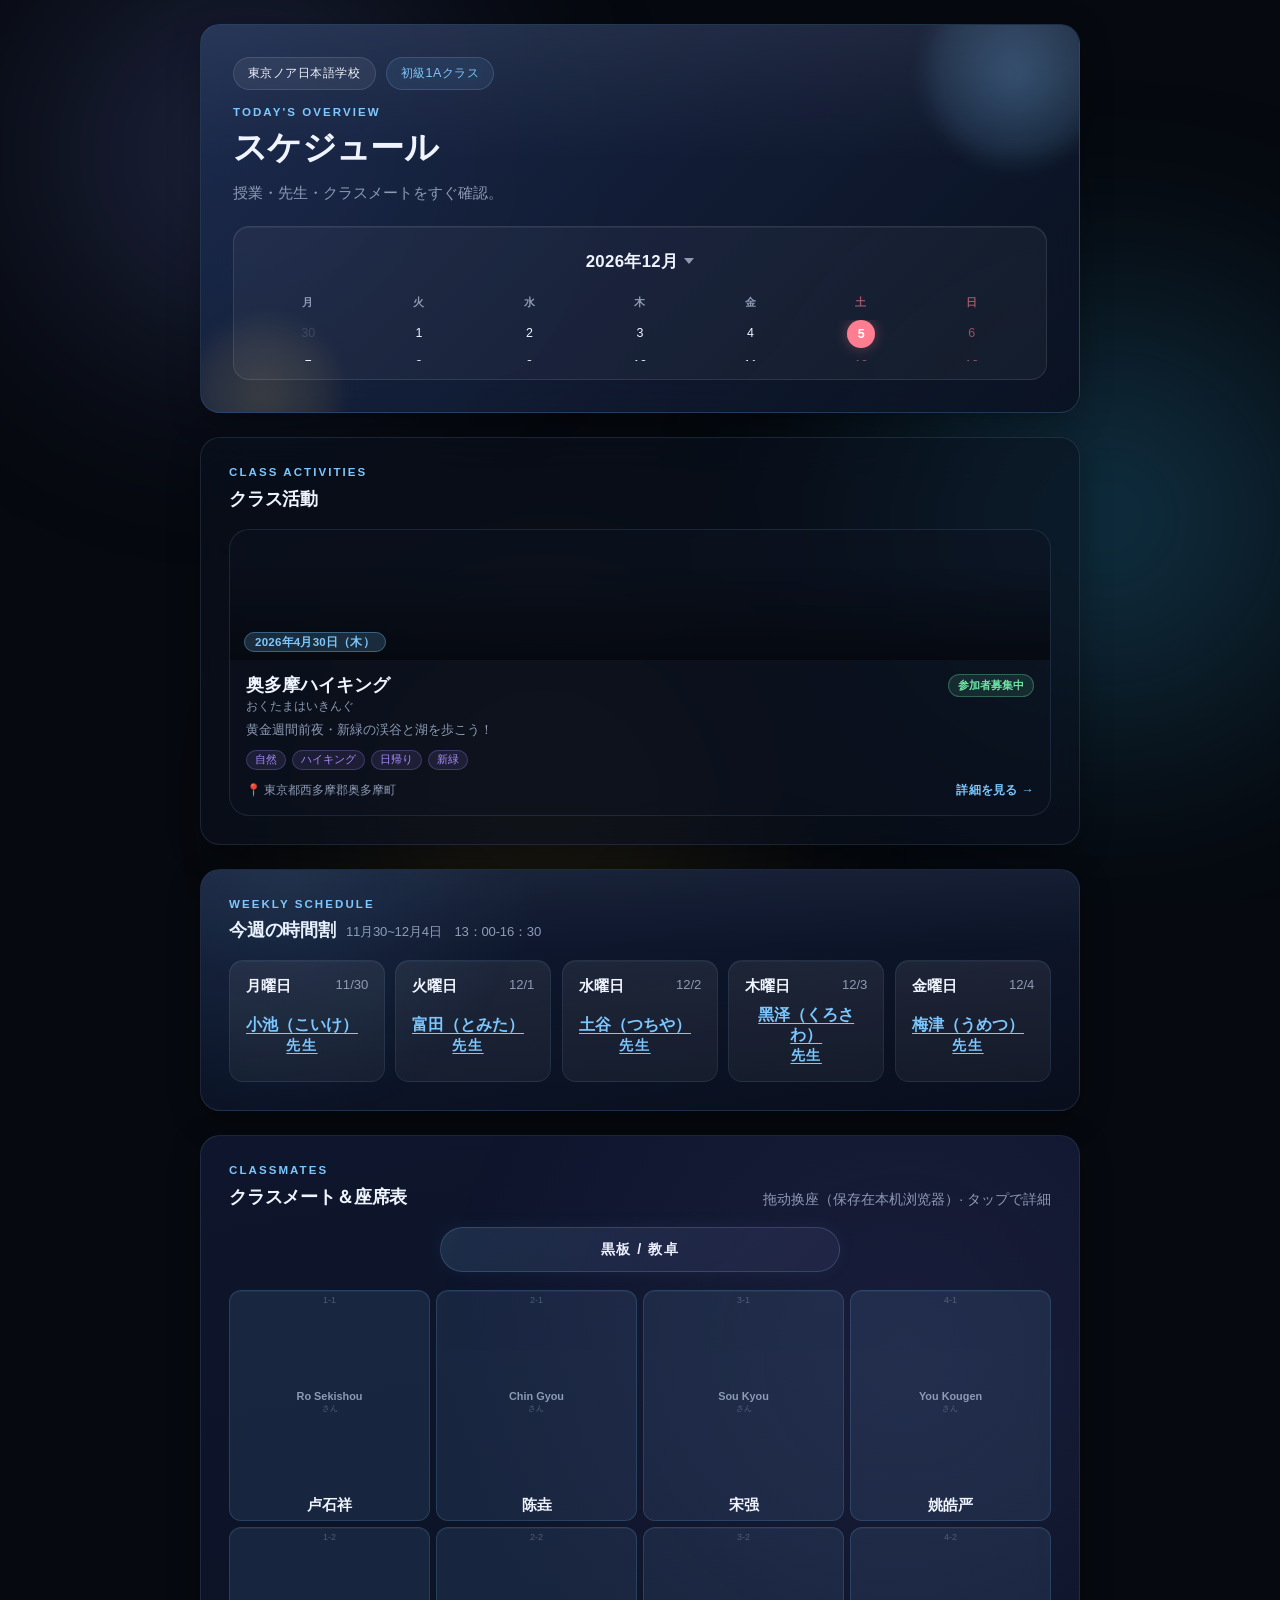
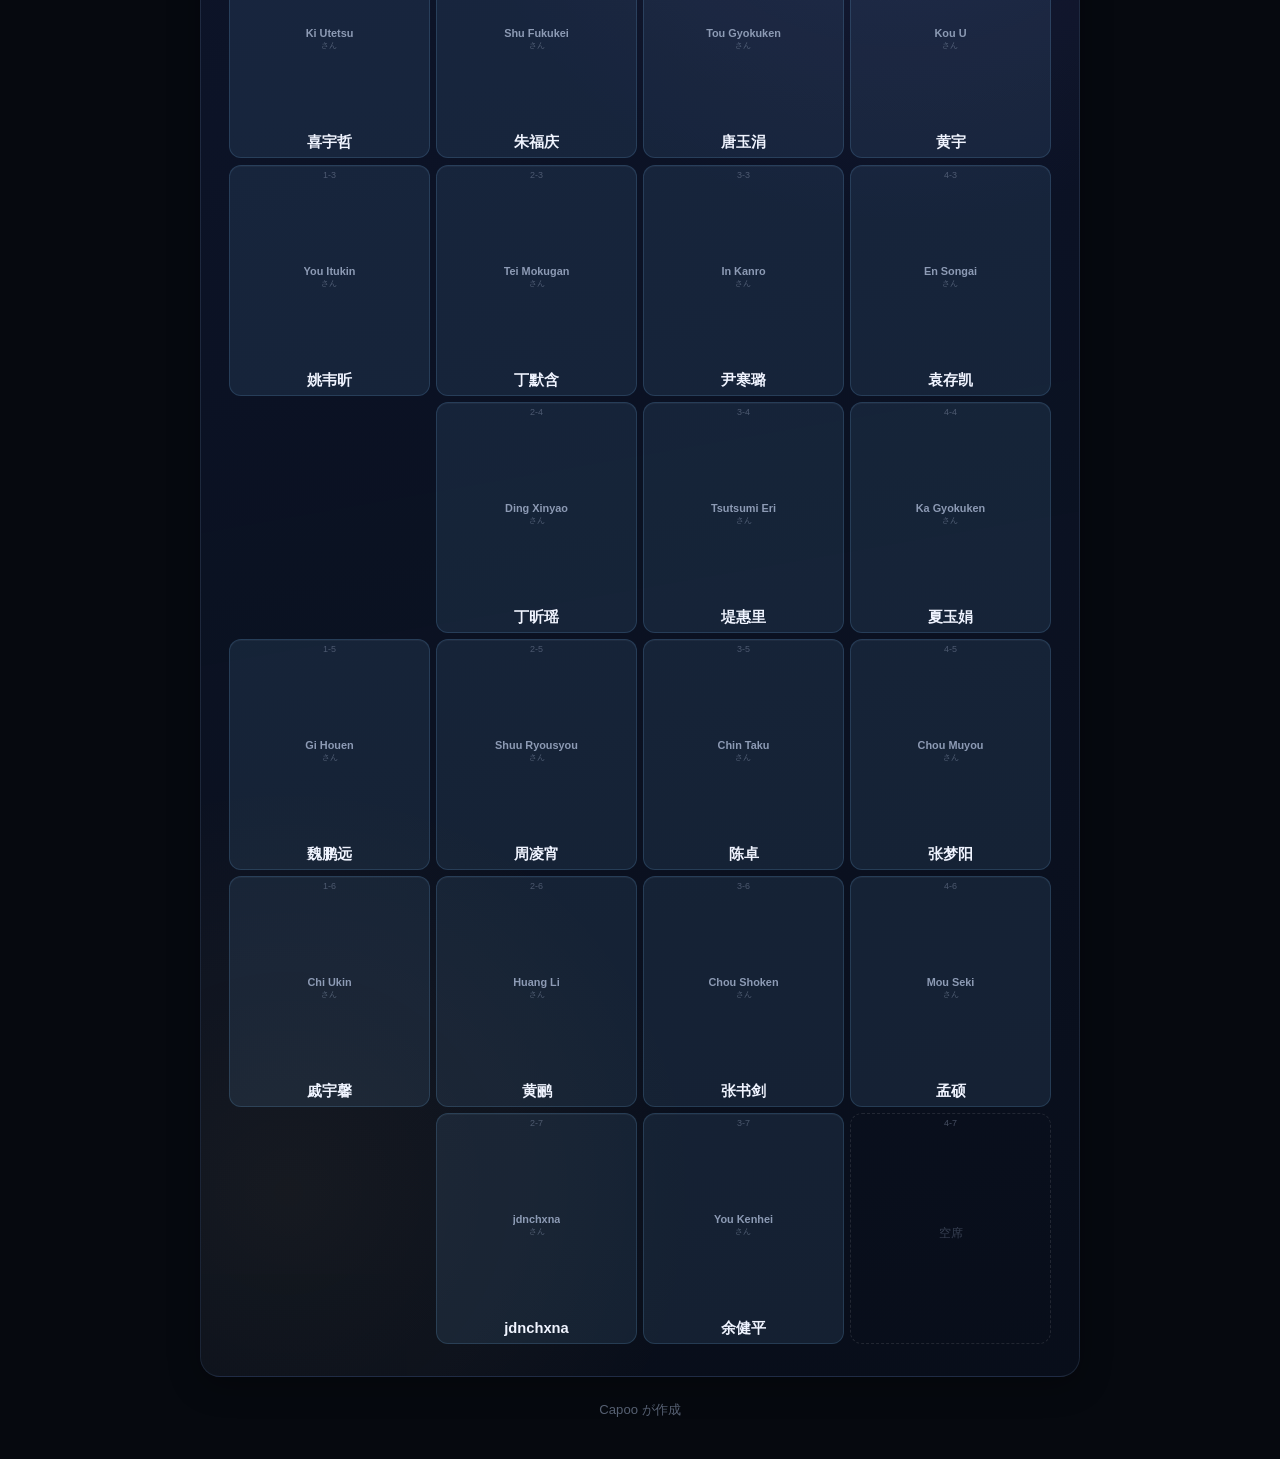
<file: index.html>
<!DOCTYPE html>
<html lang="ja">
<head>
  <meta charset="UTF-8">
  <meta name="viewport" content="width=device-width, initial-scale=1.0">
  <title>初级1A - 班级日程表</title>
  <meta
    name="description"
    content="東京ノア日本語学校 初級1Aクラス ─ 班级日程・先生・クラスメート座席表"
  >
  <!-- Open Graph for WeChat / SNS sharing -->
  <meta property="og:title" content="初级1A - 班级日程表">
  <meta property="og:description" content="東京ノア日語学校 初级1A ─ 本周课程・老师・同学座位表">
  <meta property="og:url" content="https://capoofun.github.io/nihongo-class-seat/">
  <meta property="og:image" content="https://capoofun.github.io/nihongo-class-seat/img/og-share.png">
  <meta property="og:image:width" content="1200">
  <meta property="og:image:height" content="630">
  <meta property="og:type" content="website">
  <link rel="stylesheet" href="css/style.css">
</head>
<body>
  <div class="aurora-bg" aria-hidden="true">
    <div class="aurora-blob aurora-blob-1"></div>
    <div class="aurora-blob aurora-blob-2"></div>
    <div class="aurora-blob aurora-blob-3"></div>
  </div>
  <div class="app-shell">
    <header class="page-header">
      <div class="hero-card card fade-in-up">
        <div class="hero-orb hero-orb-a" aria-hidden="true"></div>
        <div class="hero-orb hero-orb-b" aria-hidden="true"></div>
        <div class="hero-topline">
          <span class="glass-chip">東京ノア日本語学校</span>
          <span class="glass-chip glass-chip-soft">初級1Aクラス</span>
        </div>
        <p class="eyebrow">TODAY'S OVERVIEW</p>
        <h1>スケジュール</h1>
        <p class="hero-description">授業・先生・クラスメートをすぐ確認。</p>

        <div class="calendar-widget" id="calendar-widget" aria-live="polite">
          <div class="cal-header">
            <button class="cal-nav cal-nav-month" id="cal-prev" type="button" aria-label="前月">‹</button>
            <button class="cal-title-btn" id="cal-toggle" type="button">
              <span class="cal-title" id="cal-title"></span>
              <span class="cal-toggle-icon" id="cal-toggle-icon"></span>
            </button>
            <button class="cal-nav cal-nav-month" id="cal-next" type="button" aria-label="次月">›</button>
          </div>
          <div class="cal-weekdays">
            <span>月</span><span>火</span><span>水</span><span>木</span><span>金</span><span class="cal-weekend">土</span><span class="cal-weekend">日</span>
          </div>
          <div class="cal-grid-wrap" id="cal-grid-wrap">
            <div class="cal-grid" id="cal-grid"></div>
          </div>
        </div>
      </div>
    </header>

    <main class="page-main">
      <section class="card section-card activity-panel fade-in-up" aria-labelledby="activity-title">
        <div class="section-heading">
          <div>
            <p class="eyebrow">CLASS ACTIVITIES</p>
            <h2 id="activity-title">クラス活動</h2>
          </div>
        </div>
        <div id="activity-list" class="activity-list"></div>
      </section>

      <section class="card section-card schedule-panel fade-in-up" aria-labelledby="schedule-title">
        <div class="section-heading">
          <div>
            <p class="eyebrow">WEEKLY SCHEDULE</p>
            <h2 id="schedule-title">今週の時間割 <span id="week-label" class="schedule-week-range"></span></h2>
          </div>
        </div>
        <div class="schedule-scroll">
          <div id="schedule-grid" class="schedule-grid" aria-live="polite"></div>
        </div>
      </section>

      <section class="card section-card seat-panel fade-in-up" aria-labelledby="seatmap-title">
        <div class="section-heading">
          <div>
            <p class="eyebrow">CLASSMATES</p>
            <h2 id="seatmap-title">クラスメート＆座席表</h2>
          </div>
          <p class="section-meta">拖动换座（保存在本机浏览器）· タップで詳細</p>
        </div>

        <div class="seat-stage">
          <div class="board-sign">黒板 / 教卓</div>
        </div>

        <div class="seat-scroll">
          <div id="seat-grid" class="seat-grid" aria-label="クラス座席表"></div>
        </div>
      </section>
    </main>

    <footer class="page-footer">
      <p>Capoo が作成</p>
    </footer>
  </div>

  <div id="modal-root"></div>

  <script src="js/data.js"></script>
  <script src="js/app.js"></script>
  <script src="js/activity-list.js"></script>
</body>
</html>
</file>
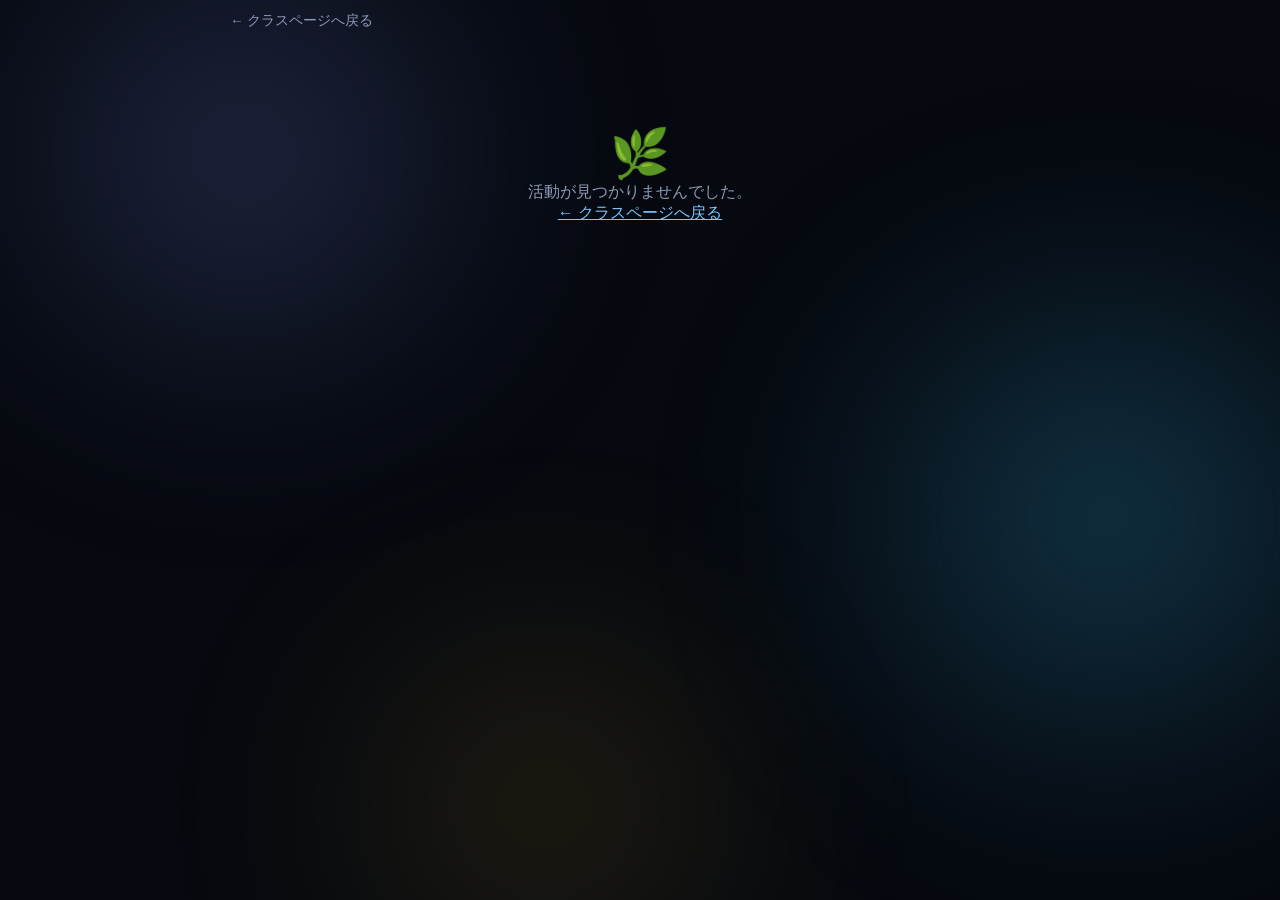
<file: activity.html>
<!DOCTYPE html>
<html lang="ja">
<head>
  <meta charset="UTF-8">
  <meta name="viewport" content="width=device-width, initial-scale=1.0">
  <title>初级1A - 4月30日 - 奥多摩活动</title>
  <!-- Open Graph for WeChat / SNS sharing -->
  <meta property="og:title" content="初级1A - 4月30日 - 奥多摩活动 🌿">
  <meta property="og:description" content="黄金周前夜·新绿の鳩ノ巣渓谷〜奥多摩湖一日游！高円寺駅08:00集合，快来报名吧">
  <meta property="og:image" content="https://res.cloudinary.com/jnto/image/upload/w_1200,h_630,c_fill,f_auto,fl_lossy,q_auto/v1513938752/tokyo/Tokyo2368_3">
  <meta property="og:image:width" content="1200">
  <meta property="og:image:height" content="630">
  <meta property="og:type" content="website">
  <meta property="og:url" content="https://capoofun.github.io/nihongo-class-seat/activity.html?id=okutama-2026-04-30">
  <link rel="stylesheet" href="css/style.css">
  <link rel="stylesheet" href="css/activity.css">
</head>
<body>
  <div class="aurora-bg" aria-hidden="true">
    <div class="aurora-blob aurora-blob-1"></div>
    <div class="aurora-blob aurora-blob-2"></div>
    <div class="aurora-blob aurora-blob-3"></div>
  </div>

  <div class="act-detail-shell">
    <a class="act-back" href="index.html">← クラスページへ戻る</a>

    <div id="act-detail-root"></div>
  </div>

  <script src="js/data.js"></script>
  <script src="js/activity.js"></script>
</body>
</html>
</file>
<file: css/style.css>
:root {
  --bg-deep: #06090f;
  --bg-card: rgba(12, 18, 32, 0.58);
  --border: rgba(160, 200, 255, 0.12);
  --border-hover: rgba(124, 199, 255, 0.45);
  --text-primary: #f0f4ff;
  --text-secondary: #8d9bb5;
  --accent: #7cc7ff;
  --accent-secondary: #a78bfa;
  --accent-warm: #ffd666;
  --success: #6ee7a8;
  --danger: #ff7d91;
  --seat-empty: rgba(255, 255, 255, 0.04);
  --seat-filled: rgba(124, 199, 255, 0.10);
  --radius: 20px;
  --radius-sm: 12px;
  --shadow: 0 8px 32px rgba(0, 0, 0, 0.3);
  --shadow-glow: 0 0 30px rgba(124, 199, 255, 0.12);
  --page-max-width: 920px;
  --ease-spring: cubic-bezier(0.34, 1.56, 0.64, 1);
  --ease-smooth: cubic-bezier(0.4, 0, 0.2, 1);
}

* {
  box-sizing: border-box;
}

html {
  scroll-behavior: smooth;
}

body {
  margin: 0;
  min-height: 100vh;
  background: var(--bg-deep);
  color: var(--text-primary);
  font-family: -apple-system, BlinkMacSystemFont, "Segoe UI", "Hiragino Kaku Gothic ProN",
    "PingFang SC", "Microsoft YaHei", sans-serif;
  -webkit-font-smoothing: antialiased;
  -moz-osx-font-smoothing: grayscale;
  overflow-x: hidden;
}

button,
input,
textarea,
select {
  font: inherit;
  -webkit-appearance: none;
  appearance: none;
}

button {
  cursor: pointer;
  background: transparent;
  border: 0;
  color: inherit;
  padding: 0;
  margin: 0;
}

/* ─── Aurora animated background ─── */

.aurora-bg {
  position: fixed;
  inset: 0;
  z-index: 0;
  pointer-events: none;
  overflow: hidden;
}

.aurora-blob {
  position: absolute;
  border-radius: 50%;
  filter: blur(120px);
  opacity: 0.35;
  will-change: transform;
  animation: aurora-float 14s ease-in-out infinite alternate;
}

.aurora-blob-1 {
  top: -8%;
  left: -6%;
  width: 50%;
  height: 50%;
  background: radial-gradient(circle, #7c8cf5, transparent 70%);
}

.aurora-blob-2 {
  top: 30%;
  right: -14%;
  width: 55%;
  height: 55%;
  background: radial-gradient(circle, #38bdf8, transparent 70%);
  animation-delay: -5s;
  animation-duration: 18s;
}

.aurora-blob-3 {
  bottom: -12%;
  left: 20%;
  width: 45%;
  height: 45%;
  background: radial-gradient(circle, #fbbf24, transparent 70%);
  opacity: 0.18;
  animation-delay: -9s;
  animation-duration: 20s;
}

@keyframes aurora-float {
  0% { transform: translate(0, 0) scale(1); }
  33% { transform: translate(40px, -30px) scale(1.08); }
  66% { transform: translate(-25px, 20px) scale(0.95); }
  100% { transform: translate(15px, -15px) scale(1.03); }
}

/* ─── Layout shell ─── */

.app-shell {
  position: relative;
  z-index: 1;
  width: min(100%, var(--page-max-width));
  margin: 0 auto;
  padding: 24px 20px 40px;
}

.page-header {
  width: 100%;
  margin-bottom: 24px;
}

.page-main {
  width: 100%;
  display: grid;
  gap: 24px;
}

/* ─── Card base ─── */

.card {
  background: var(--bg-card);
  border: 1px solid var(--border);
  border-radius: var(--radius);
  box-shadow: var(--shadow);
  backdrop-filter: blur(24px);
  -webkit-backdrop-filter: blur(24px);
}

.hero-card,
.section-card {
  padding: 28px;
}

.section-card {
  position: relative;
  overflow: hidden;
}

.section-card::before {
  content: "";
  position: absolute;
  inset: 0;
  pointer-events: none;
  opacity: 0.9;
}

/* ─── Schedule panel ─── */

.schedule-panel {
  background:
    linear-gradient(170deg, rgba(20, 32, 60, 0.82), rgba(8, 14, 28, 0.76)),
    rgba(12, 20, 36, 0.6);
}

.schedule-panel::before {
  background:
    radial-gradient(circle at 10% 8%, rgba(124, 199, 255, 0.10), transparent 30%),
    linear-gradient(180deg, rgba(255, 255, 255, 0.04), transparent 40%);
}

/* ─── Seat panel ─── */

.seat-panel {
  padding-bottom: 32px;
  background:
    linear-gradient(170deg, rgba(16, 24, 48, 0.82), rgba(8, 14, 26, 0.76)),
    rgba(12, 20, 36, 0.6);
}

.seat-panel::before {
  background:
    radial-gradient(circle at 80% 12%, rgba(167, 139, 250, 0.09), transparent 28%),
    radial-gradient(circle at 10% 90%, rgba(255, 214, 102, 0.06), transparent 24%);
}

/* ─── Hero card ─── */

.hero-card {
  position: relative;
  overflow: hidden;
  padding: 32px;
  background:
    linear-gradient(135deg, rgba(30, 48, 88, 0.78), rgba(10, 16, 32, 0.68)),
    rgba(12, 20, 36, 0.6);
  border: 1px solid rgba(124, 199, 255, 0.18);
  transition: border-color 0.4s var(--ease-smooth);
}

.hero-card:hover {
  border-color: rgba(124, 199, 255, 0.32);
}

.hero-card::after {
  content: "";
  position: absolute;
  inset: 0;
  border-radius: calc(var(--radius) - 1px);
  background: linear-gradient(180deg, rgba(255, 255, 255, 0.06), transparent 35%);
  pointer-events: none;
}

.hero-orb {
  position: absolute;
  border-radius: 999px;
  filter: blur(10px);
  pointer-events: none;
  animation: orb-drift 10s ease-in-out infinite alternate;
}

.hero-orb-a {
  top: -42px;
  right: -26px;
  width: 180px;
  height: 180px;
  background: radial-gradient(circle, rgba(124, 199, 255, 0.30), transparent);
}

.hero-orb-b {
  bottom: -58px;
  left: -12px;
  width: 150px;
  height: 150px;
  background: radial-gradient(circle, rgba(255, 214, 102, 0.16), transparent);
  animation-delay: -4s;
  animation-duration: 13s;
}

@keyframes orb-drift {
  0% { transform: translate(0, 0) scale(1); }
  50% { transform: translate(12px, -8px) scale(1.06); }
  100% { transform: translate(-6px, 5px) scale(0.97); }
}

/* ─── Hero topline & chips ─── */

.hero-topline {
  position: relative;
  z-index: 1;
}

.hero-topline {
  display: flex;
  flex-wrap: wrap;
  gap: 10px;
  margin-bottom: 16px;
}

.glass-chip {
  display: inline-flex;
  align-items: center;
  padding: 7px 14px;
  border-radius: 999px;
  border: 1px solid rgba(255, 255, 255, 0.12);
  background: rgba(255, 255, 255, 0.06);
  color: var(--text-primary);
  font-size: 0.78rem;
  font-weight: 500;
  letter-spacing: 0.04em;
  backdrop-filter: blur(16px);
  -webkit-backdrop-filter: blur(16px);
}

.glass-chip-soft {
  color: var(--accent);
  border-color: rgba(124, 199, 255, 0.2);
  background: rgba(124, 199, 255, 0.08);
}

/* ─── Eyebrow ─── */

.eyebrow {
  margin: 0 0 8px;
  color: var(--accent);
  font-size: 0.72rem;
  font-weight: 600;
  letter-spacing: 0.18em;
  text-transform: uppercase;
}

/* ─── Typography ─── */

h1,
h2,
h3,
p {
  margin: 0;
}

h1 {
  font-size: clamp(1.5rem, 5.5vw, 2.1rem);
  font-weight: 800;
  letter-spacing: -0.02em;
  position: relative;
  z-index: 1;
  background: linear-gradient(135deg, var(--text-primary) 60%, var(--accent));
  -webkit-background-clip: text;
  -webkit-text-fill-color: transparent;
  background-clip: text;
}

h2 {
  font-size: 1.15rem;
  font-weight: 700;
  letter-spacing: -0.01em;
}

/* ─── Calendar widget ─── */

.calendar-widget {
  position: relative;
  z-index: 1;
  margin-top: 20px;
  padding: 18px 20px;
  border-radius: 16px;
  border: 1px solid rgba(255, 255, 255, 0.10);
  background: rgba(255, 255, 255, 0.04);
  box-shadow: inset 0 1px 0 rgba(255, 255, 255, 0.06);
}

.cal-header {
  display: flex;
  align-items: center;
  justify-content: space-between;
  margin-bottom: 14px;
}

.cal-title-btn {
  border: 0;
  background: transparent;
  color: var(--text-primary);
  display: inline-flex;
  align-items: center;
  gap: 6px;
  padding: 4px 8px;
  border-radius: 8px;
  transition: background 0.15s var(--ease-smooth);
}

.cal-title-btn:hover {
  background: rgba(255, 255, 255, 0.06);
}

.cal-title {
  font-size: 1.05rem;
  font-weight: 700;
  font-variant-numeric: tabular-nums;
  letter-spacing: 0.02em;
}

.cal-toggle-icon {
  display: inline-block;
  width: 0;
  height: 0;
  border-left: 5px solid transparent;
  border-right: 5px solid transparent;
  border-top: 6px solid var(--text-secondary);
  border-bottom: 0;
  transition: transform 0.25s var(--ease-smooth);
}

.calendar-widget.is-expanded .cal-toggle-icon {
  transform: rotate(180deg);
}

.cal-nav {
  width: 32px;
  height: 32px;
  border: 1px solid rgba(255, 255, 255, 0.10);
  border-radius: 8px;
  background: rgba(255, 255, 255, 0.05);
  color: var(--text-primary);
  font-size: 1.1rem;
  font-weight: 600;
  display: grid;
  place-items: center;
  transition: background 0.2s var(--ease-smooth), border-color 0.2s var(--ease-smooth), transform 0.15s var(--ease-spring), opacity 0.2s var(--ease-smooth);
}

.cal-nav:hover {
  background: rgba(124, 199, 255, 0.12);
  border-color: rgba(124, 199, 255, 0.3);
  transform: scale(1.08);
}

.cal-nav-month {
  visibility: hidden;
  pointer-events: none;
}

.calendar-widget.is-expanded .cal-nav-month {
  visibility: visible;
  pointer-events: auto;
}

.cal-weekdays {
  display: grid;
  grid-template-columns: repeat(7, 1fr);
  gap: 2px;
  margin-bottom: 6px;
}

.cal-weekdays span {
  text-align: center;
  font-size: 0.7rem;
  font-weight: 600;
  color: var(--text-secondary);
  padding: 4px 0;
  letter-spacing: 0.06em;
}

.cal-weekdays .cal-weekend {
  color: rgba(255, 125, 145, 0.6);
}

.cal-grid-wrap {
  overflow: hidden;
  transition: max-height 0.35s var(--ease-smooth);
}

.cal-grid {
  display: grid;
  grid-template-columns: repeat(7, 1fr);
  gap: 4px 2px;
  padding-bottom: 9px;
  transition: transform 0.35s var(--ease-smooth);
}

.cal-cell {
  position: relative;
  text-align: center;
  padding: 5px 2px;
  border-radius: 8px;
  font-size: 0.78rem;
  font-weight: 500;
  font-variant-numeric: tabular-nums;
  color: var(--text-secondary);
  transition: background 0.15s var(--ease-smooth);
  line-height: 1.4;
  cursor: default;
}

.cal-cell.other-month {
  opacity: 0.25;
}

.cal-cell.is-weekend {
  color: rgba(255, 125, 145, 0.55);
}

.cal-cell.is-holiday {
  color: var(--danger);
  font-weight: 600;
}

.cal-cell.is-holiday::after {
  content: "";
  display: block;
  width: 5px;
  height: 5px;
  border-radius: 50%;
  background: var(--danger);
  margin: 2px auto 0;
}

.cal-cell.is-today::after {
  display: none;
}

.cal-cell.is-today {
  background: var(--accent);
  color: var(--bg-deep);
  font-weight: 700;
  width: 28px;
  height: 28px;
  border-radius: 50%;
  display: inline-grid;
  place-items: center;
  justify-self: center;
  padding: 0;
  line-height: 1;
  box-shadow: 0 0 12px rgba(124, 199, 255, 0.3);
}

.cal-cell.is-today.is-holiday,
.cal-cell.is-today.is-weekend {
  background: var(--danger);
  color: #fff;
  box-shadow: 0 0 14px rgba(255, 125, 145, 0.35);
}

.cal-cell.is-classday:not(.other-month):not(.is-today) {
  color: var(--text-primary);
}

.hero-description {
  position: relative;
  z-index: 1;
  margin-top: 10px;
  max-width: 36rem;
  color: var(--text-secondary);
  line-height: 1.7;
  font-size: 0.92rem;
}


.text-button {
  border: 0;
  background: transparent;
  color: var(--accent);
  padding: 0;
  font-weight: 700;
  text-decoration: underline;
  text-underline-offset: 3px;
  transition: color 0.2s var(--ease-smooth), text-shadow 0.2s var(--ease-smooth);
}

.text-button:hover {
  color: #a0dcff;
  text-shadow: 0 0 12px rgba(124, 199, 255, 0.4);
}

/* ─── Section heading ─── */

.section-heading {
  display: flex;
  align-items: flex-end;
  justify-content: space-between;
  gap: 12px;
  margin-bottom: 18px;
}

.section-meta {
  color: var(--text-secondary);
  font-size: 0.88rem;
  font-variant-numeric: tabular-nums;
}

#schedule-title {
  display: flex;
  flex-wrap: wrap;
  align-items: baseline;
  gap: 6px 10px;
  line-height: 1.35;
}

.schedule-week-range {
  font-size: 0.82rem;
  font-weight: 500;
  color: var(--text-secondary);
  font-variant-numeric: tabular-nums;
  white-space: normal;
}

/* ─── Schedule grid ─── */

.schedule-scroll {
  overflow: visible;
}

.schedule-grid {
  display: grid;
  grid-template-columns: repeat(5, 1fr);
  gap: 10px;
  position: relative;
  z-index: 1;
}

.schedule-day {
  padding: 16px;
  border-radius: 14px;
  border: 1px solid rgba(124, 199, 255, 0.10);
  background:
    linear-gradient(180deg, rgba(255, 255, 255, 0.04), rgba(255, 255, 255, 0.015)),
    rgba(255, 255, 255, 0.03);
  display: grid;
  gap: 10px;
  scroll-snap-align: start;
  box-shadow: inset 0 1px 0 rgba(255, 255, 255, 0.04);
  transition: transform 0.3s var(--ease-spring), box-shadow 0.3s var(--ease-smooth), border-color 0.3s var(--ease-smooth);
  animation: stagger-in 0.5s var(--ease-smooth) both;
  animation-delay: var(--delay, 0s);
}

.schedule-day:hover {
  transform: translateY(-4px);
  box-shadow: var(--shadow), 0 0 20px rgba(124, 199, 255, 0.08);
  border-color: rgba(124, 199, 255, 0.25);
}

.schedule-day.is-today {
  border-color: rgba(124, 199, 255, 0.55);
  box-shadow: 0 0 0 1px rgba(124, 199, 255, 0.15), 0 0 24px rgba(124, 199, 255, 0.15);
  background: rgba(124, 199, 255, 0.07);
  animation: stagger-in 0.5s var(--ease-smooth) both, pulse-glow 3s ease-in-out infinite;
  animation-delay: var(--delay, 0s), 0s;
}

.schedule-day.is-off {
  background:
    repeating-linear-gradient(
      135deg,
      rgba(255, 255, 255, 0.03) 0px,
      rgba(255, 255, 255, 0.03) 6px,
      transparent 6px,
      transparent 12px
    ),
    rgba(255, 255, 255, 0.02);
  opacity: 0.75;
}

.schedule-head {
  display: flex;
  align-items: flex-start;
  justify-content: space-between;
  gap: 8px;
}

.schedule-day-name {
  font-size: 0.95rem;
  font-weight: 700;
  white-space: nowrap;
  line-height: 1.2;
}

.schedule-date {
  color: var(--text-secondary);
  font-size: 0.82rem;
  font-variant-numeric: tabular-nums;
}

.schedule-teacher {
  font-size: 1rem;
  font-weight: 700;
}

.schedule-teacher .text-button {
  display: inline-flex;
  flex-direction: column;
  align-items: center;
  gap: 2px;
  line-height: 1.25;
  text-align: center;
}

.schedule-teacher .teacher-schedule-line1 {
  display: block;
}

.schedule-teacher .teacher-schedule-line2 {
  display: block;
  font-size: 0.88em;
  font-weight: 700;
  letter-spacing: 0.12em;
}

.schedule-note,
.schedule-period {
  color: var(--text-secondary);
  font-size: 0.84rem;
}

@keyframes pulse-glow {
  0%, 100% { box-shadow: 0 0 0 1px rgba(124, 199, 255, 0.15), 0 0 24px rgba(124, 199, 255, 0.12); }
  50% { box-shadow: 0 0 0 1px rgba(124, 199, 255, 0.30), 0 0 36px rgba(124, 199, 255, 0.22); }
}

/* ─── Seat map ─── */

.seat-stage {
  margin-bottom: 18px;
}

.board-sign {
  width: min(100%, 400px);
  margin: 0 auto;
  padding: 12px 20px;
  text-align: center;
  border-radius: 999px;
  border: 1px solid rgba(124, 199, 255, 0.20);
  background: linear-gradient(135deg, rgba(124, 199, 255, 0.14), rgba(167, 139, 250, 0.08));
  color: var(--text-primary);
  font-weight: 700;
  font-size: 0.9rem;
  letter-spacing: 0.1em;
  box-shadow: 0 0 20px rgba(124, 199, 255, 0.06);
}

.seat-scroll {
  overflow: visible;
}

.seat-grid {
  --seat-cols: 4;
  --seat-rows: 7;
  display: grid;
  grid-template-columns: repeat(var(--seat-cols), 1fr);
  grid-template-rows: repeat(var(--seat-rows), auto);
  grid-auto-flow: row;
  gap: 6px;
  position: relative;
  z-index: 1;
}

.seat-gap {
  pointer-events: none;
  visibility: hidden;
}

.seat {
  position: relative;
  border-radius: var(--radius-sm);
  border: 1px solid transparent;
  background: var(--seat-empty);
  color: var(--text-primary);
  padding: 0;
  display: flex;
  align-items: stretch;
  justify-content: center;
  text-align: center;
  aspect-ratio: 1 / 1.15;
  transition: transform 0.25s var(--ease-spring), border-color 0.25s var(--ease-smooth), background 0.25s var(--ease-smooth), box-shadow 0.25s var(--ease-smooth);
  animation: stagger-in 0.4s var(--ease-smooth) both;
  animation-delay: var(--delay, 0s);
}

.seat:disabled {
  cursor: default;
}

.seat.filled,
.seat-draggable {
  cursor: grab;
  -webkit-user-select: none;
  user-select: none;
  touch-action: none;
}

.seat-pressed,
.seat-draggable:active {
  cursor: grabbing;
}

.seat-is-dragging {
  opacity: 0.78;
  z-index: 2;
  box-shadow: 0 8px 24px rgba(0, 0, 0, 0.35);
}

.is-empty-slot.seat-droppable {
  touch-action: manipulation;
}

.seat.filled {
  background: var(--seat-filled);
  border-color: rgba(124, 199, 255, 0.16);
  box-shadow: inset 0 1px 0 rgba(255, 255, 255, 0.04);
}

.seat.is-empty-slot {
  border: 1px dashed rgba(255, 255, 255, 0.10);
  background: transparent;
}

.seat.filled:hover,
.seat.filled:focus-visible {
  outline: none;
  transform: translateY(-3px) scale(1.04);
  border-color: var(--border-hover);
  box-shadow: 0 0 20px rgba(124, 199, 255, 0.15), 0 4px 16px rgba(0, 0, 0, 0.2);
  background: rgba(124, 199, 255, 0.14);
}

.seat-position {
  font-size: 0.56rem;
  color: rgba(141, 155, 181, 0.45);
  font-variant-numeric: tabular-nums;
  line-height: 1;
}

.seat-content {
  display: flex;
  flex-direction: column;
  align-items: center;
  justify-content: space-between;
  width: 100%;
  height: 100%;
  padding: 5px 3px;
}

.seat-mid {
  display: flex;
  flex-direction: column;
  align-items: center;
  gap: 1px;
  flex: 1;
  justify-content: center;
  min-height: 0;
  overflow: hidden;
  max-width: 100%;
}

.seat-reading {
  font-size: 0.68rem;
  font-weight: 600;
  line-height: 1.2;
  color: var(--text-secondary);
  overflow: hidden;
  text-overflow: ellipsis;
  max-width: 100%;
  word-break: break-word;
}

.seat-honorific {
  font-size: 0.52rem;
  font-weight: 400;
  color: rgba(141, 155, 181, 0.5);
  line-height: 1;
}

.seat-name {
  font-size: 0.92rem;
  font-weight: 700;
  line-height: 1.2;
  white-space: nowrap;
}

.seat-empty-label {
  font-size: 0.72rem;
  color: rgba(141, 155, 181, 0.35);
}

/* ─── Stagger entrance animation ─── */

@keyframes stagger-in {
  from {
    opacity: 0;
    transform: translateY(14px) scale(0.97);
  }
  to {
    opacity: 1;
    transform: translateY(0) scale(1);
  }
}

/* ─── Footer ─── */

.page-footer {
  padding-top: 24px;
  text-align: center;
  color: var(--text-secondary);
  font-size: 0.82rem;
  opacity: 0.6;
}

/* ─── Modal ─── */

.modal-overlay {
  position: fixed;
  inset: 0;
  display: grid;
  align-items: end;
  padding: 16px;
  background: rgba(0, 0, 0, 0.55);
  backdrop-filter: blur(6px);
  -webkit-backdrop-filter: blur(6px);
  animation: fadeIn 0.2s ease;
  z-index: 20;
}

.modal-card {
  width: min(100%, 520px);
  margin: 0 auto;
  border-radius: 22px 22px 16px 16px;
  border: 1px solid var(--border);
  background: rgba(10, 18, 34, 0.97);
  box-shadow: var(--shadow), 0 0 40px rgba(124, 199, 255, 0.06);
  animation: slideUp 0.3s var(--ease-spring);
  overflow: hidden;
  backdrop-filter: blur(20px);
  -webkit-backdrop-filter: blur(20px);
}

.modal-header {
  display: flex;
  justify-content: space-between;
  align-items: flex-start;
  gap: 12px;
  padding: 18px 18px 0;
}

.modal-close {
  width: 34px;
  height: 34px;
  border: 0;
  border-radius: 50%;
  background: rgba(255, 255, 255, 0.07);
  color: var(--text-primary);
  font-size: 1rem;
  transition: background 0.2s var(--ease-smooth), transform 0.2s var(--ease-spring);
}

.modal-close:hover {
  background: rgba(255, 255, 255, 0.14);
  transform: scale(1.1);
}

.modal-body {
  padding: 8px 18px 20px;
  display: grid;
  gap: 18px;
}

.profile-hero {
  display: flex;
  align-items: center;
  gap: 16px;
}

.avatar-badge {
  flex: 0 0 68px;
  width: 68px;
  height: 68px;
  border-radius: 50%;
  display: grid;
  place-items: center;
  background: linear-gradient(135deg, rgba(124, 199, 255, 0.25), rgba(167, 139, 250, 0.2));
  border: 1px solid rgba(124, 199, 255, 0.25);
  font-size: 1.8rem;
  overflow: hidden;
}

.avatar-img {
  width: 80%;
  height: 80%;
  object-fit: contain;
  border-radius: 0;
}

.profile-name {
  font-size: 1.15rem;
  font-weight: 700;
}

.profile-subtitle,
.profile-reading {
  margin-top: 4px;
  color: var(--text-secondary);
  font-size: 0.9rem;
}

.profile-grid {
  display: grid;
  gap: 8px;
  padding-top: 4px;
}

.profile-item {
  padding: 12px 14px;
  border-radius: 10px;
  background: rgba(255, 255, 255, 0.035);
  color: var(--text-secondary);
  font-size: 0.88rem;
}

.profile-item strong {
  display: block;
  margin-bottom: 3px;
  color: var(--text-primary);
  font-size: 0.88rem;
}

.profile-hint {
  color: var(--accent-warm);
  font-size: 0.85rem;
}

/* ─── Entrance animations ─── */

.fade-in-up {
  animation: fadeInUp 0.45s var(--ease-smooth) both;
}

@keyframes fadeInUp {
  from {
    opacity: 0;
    transform: translateY(16px);
  }
  to {
    opacity: 1;
    transform: translateY(0);
  }
}

@keyframes fadeIn {
  from { opacity: 0; }
  to { opacity: 1; }
}

@keyframes slideUp {
  from {
    opacity: 0;
    transform: translateY(24px);
  }
  to {
    opacity: 1;
    transform: translateY(0);
  }
}

/* ─── Reduced motion ─── */

@media (prefers-reduced-motion: reduce) {
  *,
  *::before,
  *::after {
    animation-duration: 0.01ms !important;
    animation-iteration-count: 1 !important;
    transition-duration: 0.01ms !important;
  }
}

/* ─── Responsive ─── */

@media (max-width: 680px) {
  .app-shell {
    padding: 16px 14px 32px;
  }

  .hero-card {
    padding: 22px;
  }

  .section-card {
    padding: 18px;
  }

  .calendar-widget {
    padding: 14px 14px 10px;
  }

  .cal-cell {
    font-size: 0.72rem;
    padding: 4px 1px;
  }

  .cal-cell.is-today {
    width: 26px;
    height: 26px;
  }

  .schedule-grid {
    grid-template-columns: repeat(3, 1fr);
  }

  .section-heading {
    flex-direction: column;
    align-items: flex-start;
    gap: 6px;
  }

  .seat-grid {
    gap: 5px;
  }

  .seat-reading {
    font-size: 0.58rem;
  }

  .seat-honorific {
    font-size: 0.46rem;
  }

  .seat-name {
    font-size: 0.8rem;
  }

  .seat-position {
    font-size: 0.5rem;
  }
}

@media (max-width: 480px) {
  .app-shell {
    padding-inline: 8px;
  }

  .hero-card,
  .section-card {
    padding: 14px;
  }

  .schedule-grid {
    grid-template-columns: repeat(2, 1fr);
  }

  .profile-hero {
    flex-direction: column;
    align-items: flex-start;
  }

  .seat-grid {
    gap: 4px;
  }

  .seat {
    border-radius: 8px;
  }

  .seat-content {
    padding: 4px 2px;
  }

  .seat-position {
    font-size: 0.44rem;
  }

  .seat-reading {
    font-size: 0.5rem;
  }

  .seat-honorific {
    font-size: 0.4rem;
  }

  .seat-name {
    font-size: 0.68rem;
  }

  .seat-empty-label {
    font-size: 0.6rem;
  }

  .modal-overlay {
    padding: 10px;
  }

  .modal-card {
    border-radius: 18px 18px 14px 14px;
  }
}

/* ─── Activity list (index page) ─── */

.activity-list {
  display: flex;
  flex-direction: column;
  gap: 16px;
}

.act-card {
  display: block;
  text-decoration: none;
  color: var(--text-primary);
  border-radius: var(--radius);
  border: 1px solid var(--border);
  overflow: hidden;
  background: rgba(12, 18, 32, 0.5);
  transition: border-color 0.2s, transform 0.2s, box-shadow 0.2s;
  cursor: pointer;
}

.act-card:hover {
  border-color: var(--border-hover);
  transform: translateY(-3px);
  box-shadow: var(--shadow), var(--shadow-glow);
}

.act-hero {
  position: relative;
  height: 130px;
  display: flex;
  align-items: center;
  justify-content: center;
}

.act-hero-emoji {
  font-size: 3.5rem;
  position: relative;
  z-index: 1;
  filter: drop-shadow(0 4px 16px rgba(0,0,0,0.5));
}

.act-hero-overlay {
  position: absolute;
  inset: 0;
  background: linear-gradient(to bottom, transparent 30%, rgba(6,9,15,0.85) 100%);
}

.act-hero-meta {
  position: absolute;
  bottom: 10px;
  left: 14px;
  z-index: 2;
}

.act-date-chip {
  background: rgba(124, 199, 255, 0.18);
  border: 1px solid rgba(124, 199, 255, 0.35);
  color: var(--accent);
  font-size: 0.72rem;
  font-weight: 600;
  padding: 3px 10px;
  border-radius: 20px;
  backdrop-filter: blur(8px);
  letter-spacing: 0.02em;
}

.act-body {
  padding: 14px 16px 16px;
}

.act-title-row {
  display: flex;
  align-items: flex-start;
  justify-content: space-between;
  gap: 8px;
  margin-bottom: 4px;
}

.act-title {
  margin: 0;
  font-size: 1.1rem;
  font-weight: 700;
  color: var(--text-primary);
  line-height: 1.3;
}

.act-reading {
  margin: 2px 0 0;
  font-size: 0.72rem;
  color: var(--text-secondary);
}

.act-signup-badge {
  flex-shrink: 0;
  font-size: 0.7rem;
  font-weight: 600;
  padding: 3px 9px;
  border-radius: 20px;
  background: rgba(110, 231, 168, 0.12);
  border: 1px solid rgba(110, 231, 168, 0.3);
  color: var(--success);
  white-space: nowrap;
}

.act-subtitle {
  margin: 6px 0 10px;
  font-size: 0.82rem;
  color: var(--text-secondary);
  line-height: 1.5;
}

.act-tags {
  display: flex;
  flex-wrap: wrap;
  gap: 6px;
  margin-bottom: 12px;
}

.act-tag {
  font-size: 0.68rem;
  padding: 2px 8px;
  border-radius: 10px;
  background: rgba(167, 139, 250, 0.12);
  border: 1px solid rgba(167, 139, 250, 0.25);
  color: var(--accent-secondary);
}

.act-footer-row {
  display: flex;
  align-items: center;
  justify-content: space-between;
  gap: 8px;
}

.act-location {
  font-size: 0.76rem;
  color: var(--text-secondary);
}

.act-cta {
  font-size: 0.78rem;
  font-weight: 600;
  color: var(--accent);
  letter-spacing: 0.02em;
}
</file>
<file: css/activity.css>
/* ─── Activity detail page ─── */

.act-detail-shell {
  max-width: 860px;
  margin: 0 auto;
  padding: 0 20px 60px;
}

/* Hero */
.act-detail-hero {
  position: relative;
  height: 280px;
  border-radius: 0 0 var(--radius) var(--radius);
  overflow: hidden;
  display: flex;
  align-items: flex-end;
  margin-bottom: 28px;
}

.act-detail-hero-bg {
  position: absolute;
  inset: 0;
  z-index: 0;
}

.act-detail-hero-emoji {
  position: absolute;
  top: 50%;
  left: 50%;
  transform: translate(-50%, -60%);
  font-size: 6rem;
  z-index: 1;
  filter: drop-shadow(0 8px 32px rgba(0,0,0,0.6));
  line-height: 1;
}

.act-detail-hero-overlay {
  position: absolute;
  inset: 0;
  background: linear-gradient(to bottom, rgba(6,9,15,0.1) 0%, rgba(6,9,15,0.85) 100%);
  z-index: 2;
}

.act-detail-hero-content {
  position: relative;
  z-index: 3;
  padding: 20px 24px;
  width: 100%;
}

.act-detail-title {
  margin: 0 0 4px;
  font-size: 1.8rem;
  font-weight: 800;
  color: #fff;
  line-height: 1.2;
  text-shadow: 0 2px 12px rgba(0,0,0,0.5);
}

.act-detail-subtitle {
  margin: 0;
  font-size: 0.9rem;
  color: rgba(255,255,255,0.75);
}

/* Back link */
.act-back {
  display: inline-flex;
  align-items: center;
  gap: 6px;
  color: var(--text-secondary);
  text-decoration: none;
  font-size: 0.85rem;
  padding: 12px 0 16px;
  transition: color 0.15s;
}
.act-back:hover { color: var(--accent); }

/* Info chips row */
.act-info-chips {
  display: flex;
  flex-wrap: wrap;
  gap: 10px;
  margin-bottom: 24px;
}

.act-info-chip {
  display: flex;
  align-items: center;
  gap: 7px;
  background: var(--bg-card);
  border: 1px solid var(--border);
  border-radius: var(--radius-sm);
  padding: 9px 14px;
  font-size: 0.82rem;
  color: var(--text-primary);
  backdrop-filter: blur(12px);
}

.act-info-chip-icon {
  font-size: 1rem;
  line-height: 1;
}

.act-info-chip-label {
  color: var(--text-secondary);
  font-size: 0.72rem;
  display: block;
  margin-bottom: 1px;
}

.act-info-chip-value {
  font-weight: 600;
}

/* Two column layout */
.act-two-col {
  display: grid;
  grid-template-columns: 1fr 1fr;
  gap: 20px;
  margin-bottom: 24px;
}

@media (max-width: 640px) {
  .act-two-col { grid-template-columns: 1fr; }
}

/* Section cards */
.act-section {
  background: var(--bg-card);
  border: 1px solid var(--border);
  border-radius: var(--radius);
  padding: 20px 22px;
  backdrop-filter: blur(16px);
}

.act-section-title {
  margin: 0 0 14px;
  font-size: 0.72rem;
  font-weight: 700;
  letter-spacing: 0.1em;
  text-transform: uppercase;
  color: var(--accent);
}

.act-description {
  margin: 0;
  font-size: 0.88rem;
  color: var(--text-secondary);
  line-height: 1.8;
  white-space: pre-line;
}

/* Map */
.act-map-frame {
  width: 100%;
  height: 100%;
  min-height: 200px;
  border: 0;
  border-radius: var(--radius-sm);
  display: block;
}

.act-section.act-map-section {
  padding: 0;
  overflow: hidden;
  min-height: 220px;
}

/* Timeline */
.act-timeline-section {
  margin-bottom: 24px;
}

.act-timeline {
  position: relative;
  padding-left: 0;
}

.act-timeline::before {
  content: "";
  position: absolute;
  left: 64px;
  top: 12px;
  bottom: 12px;
  width: 2px;
  background: linear-gradient(to bottom, var(--accent) 0%, rgba(124,199,255,0.1) 100%);
  border-radius: 2px;
}

.act-tl-item {
  display: flex;
  gap: 0;
  align-items: flex-start;
  margin-bottom: 6px;
  position: relative;
}

.act-tl-time {
  width: 64px;
  flex-shrink: 0;
  font-size: 0.78rem;
  font-weight: 700;
  color: var(--accent);
  padding-top: 10px;
  text-align: right;
  padding-right: 0;
  letter-spacing: 0.02em;
}

.act-tl-dot-col {
  width: 28px;
  flex-shrink: 0;
  display: flex;
  justify-content: center;
  padding-top: 14px;
}

.act-tl-dot {
  width: 10px;
  height: 10px;
  border-radius: 50%;
  background: var(--accent);
  box-shadow: 0 0 10px rgba(124,199,255,0.6);
  flex-shrink: 0;
}

.act-tl-card {
  flex: 1;
  background: rgba(124, 199, 255, 0.05);
  border: 1px solid rgba(124, 199, 255, 0.1);
  border-radius: var(--radius-sm);
  padding: 9px 13px;
  transition: border-color 0.2s, background 0.2s;
}

.act-tl-card:hover {
  border-color: rgba(124,199,255,0.25);
  background: rgba(124,199,255,0.09);
}

.act-tl-place {
  font-size: 0.88rem;
  font-weight: 700;
  color: var(--text-primary);
  margin: 0 0 2px;
}

.act-tl-note {
  font-size: 0.78rem;
  color: var(--text-secondary);
  margin: 0;
  line-height: 1.5;
}

.act-tl-img {
  margin-top: 8px;
  width: 100%;
  max-height: 160px;
  object-fit: cover;
  border-radius: 8px;
}

/* Route section */
.act-route-section {
  margin-bottom: 24px;
}

.act-route-map-wrap {
  margin-bottom: 20px;
}

.act-route-map-img {
  width: 100%;
  border-radius: var(--radius-sm);
  display: block;
  max-height: 420px;
  object-fit: contain;
  background: rgba(255,255,255,0.03);
}

.act-route-map-caption {
  margin: 7px 0 0;
  font-size: 0.7rem;
  color: var(--text-secondary);
  text-align: right;
}

.act-route-highlights {
  display: grid;
  grid-template-columns: repeat(3, 1fr);
  gap: 14px;
}

@media (max-width: 600px) {
  .act-route-highlights { grid-template-columns: 1fr; }
}

.act-route-highlight {
  border-radius: var(--radius-sm);
  overflow: hidden;
  border: 1px solid var(--border);
  background: rgba(12,18,32,0.5);
  transition: border-color 0.2s, transform 0.2s;
}

.act-route-highlight:hover {
  border-color: var(--border-hover);
  transform: translateY(-3px);
}

.act-route-highlight-img-wrap {
  aspect-ratio: 4/3;
  overflow: hidden;
}

.act-route-highlight-img {
  width: 100%;
  height: 100%;
  object-fit: cover;
  display: block;
  transition: transform 0.3s;
}

.act-route-highlight:hover .act-route-highlight-img {
  transform: scale(1.05);
}

.act-route-highlight-body {
  padding: 10px 12px 12px;
}

.act-route-highlight-name {
  margin: 0 0 4px;
  font-size: 0.85rem;
  font-weight: 700;
  color: var(--text-primary);
}

.act-route-highlight-note {
  margin: 0;
  font-size: 0.75rem;
  color: var(--text-secondary);
  line-height: 1.5;
}

/* Signup section */
.act-signup-section {
  margin-bottom: 24px;
}

.act-signup-official-box {
  margin-bottom: 18px;
  padding: 14px 16px;
  border-radius: 12px;
  border: 1px solid rgba(124, 199, 255, 0.22);
  background: rgba(124, 199, 255, 0.06);
}

.act-signup-lead {
  margin: 0 0 12px;
  font-size: 0.86rem;
  line-height: 1.65;
  color: var(--text-secondary);
}

.act-signup-lead strong {
  color: var(--text-primary);
}

.act-signup-cta-wrap {
  margin: 0 0 10px;
}

.act-signup-google-cta {
  display: inline-flex;
}

.act-signup-pending {
  margin: 0 0 8px;
  font-size: 0.8rem;
  line-height: 1.55;
  color: rgba(255, 200, 120, 0.95);
}

.act-signup-pending code {
  font-size: 0.78em;
  padding: 1px 5px;
  border-radius: 4px;
  background: rgba(0, 0, 0, 0.25);
}

.act-signup-roster-details {
  margin-top: 8px;
  font-size: 0.82rem;
  color: var(--text-secondary);
}

.act-signup-roster-details summary {
  cursor: pointer;
  font-weight: 600;
  color: var(--text-primary);
}

.act-signup-roster-ul {
  margin: 10px 0 0;
  padding-left: 1.2rem;
  line-height: 1.65;
}

.act-signup-roster-note {
  margin: 10px 0 0;
  font-size: 0.76rem;
  opacity: 0.9;
}

.act-btn-secondary {
  display: inline-flex;
  align-items: center;
  gap: 7px;
  background: transparent;
  border: 1px solid rgba(124, 199, 255, 0.35);
  color: var(--text-secondary);
  font-size: 0.85rem;
  font-weight: 600;
  padding: 10px 18px;
  border-radius: 40px;
  cursor: pointer;
  transition: color 0.15s, border-color 0.15s, background 0.15s;
}

.act-btn-secondary:hover {
  color: var(--accent);
  border-color: rgba(124, 199, 255, 0.55);
  background: rgba(124, 199, 255, 0.08);
}

.act-signup-list {
  display: flex;
  flex-wrap: wrap;
  gap: 8px;
  margin-bottom: 16px;
  min-height: 40px;
}

.act-signup-empty {
  color: var(--text-secondary);
  font-size: 0.82rem;
  padding: 8px 0;
}

.act-signup-person {
  display: flex;
  align-items: center;
  gap: 7px;
  background: rgba(124,199,255,0.08);
  border: 1px solid rgba(124,199,255,0.18);
  border-radius: 20px;
  padding: 5px 12px 5px 7px;
  font-size: 0.8rem;
  animation: pop-in 0.25s var(--ease-spring);
}

@keyframes pop-in {
  from { transform: scale(0.7); opacity: 0; }
  to   { transform: scale(1);   opacity: 1; }
}

.act-signup-avatar {
  width: 24px;
  height: 24px;
  border-radius: 50%;
  object-fit: cover;
}

.act-signup-name {
  font-weight: 600;
  color: var(--text-primary);
}

.act-signup-actions {
  display: flex;
  align-items: center;
  gap: 12px;
  flex-wrap: wrap;
}

.act-btn-primary {
  display: inline-flex;
  align-items: center;
  gap: 7px;
  background: linear-gradient(135deg, rgba(124,199,255,0.22), rgba(167,139,250,0.18));
  border: 1px solid rgba(124,199,255,0.4);
  color: var(--accent);
  font-size: 0.9rem;
  font-weight: 700;
  padding: 11px 24px;
  border-radius: 40px;
  cursor: pointer;
  transition: transform 0.15s, box-shadow 0.15s, background 0.15s;
  text-decoration: none;
}

.act-btn-primary:hover {
  transform: scale(1.04);
  box-shadow: 0 4px 24px rgba(124,199,255,0.25);
  background: linear-gradient(135deg, rgba(124,199,255,0.32), rgba(167,139,250,0.25));
}

.act-btn-form {
  font-size: 0.8rem;
  color: var(--text-secondary);
  text-decoration: none;
  border-bottom: 1px solid rgba(141,155,181,0.35);
  padding-bottom: 1px;
  transition: color 0.15s;
}
.act-btn-form:hover { color: var(--accent); }

/* Signup modal overlay */
.signup-modal-overlay {
  position: fixed;
  inset: 0;
  background: rgba(0,0,0,0.6);
  backdrop-filter: blur(8px);
  z-index: 200;
  display: flex;
  align-items: center;
  justify-content: center;
  padding: 20px;
  animation: fade-in 0.15s ease;
}

@keyframes fade-in {
  from { opacity: 0; }
  to   { opacity: 1; }
}

.signup-modal-card {
  background: rgba(12, 22, 40, 0.97);
  border: 1px solid var(--border-hover);
  border-radius: var(--radius);
  padding: 28px 28px 24px;
  width: 100%;
  max-width: 360px;
  box-shadow: 0 20px 60px rgba(0,0,0,0.5);
  animation: slide-up 0.2s var(--ease-spring);
}

@keyframes slide-up {
  from { transform: translateY(20px); opacity: 0; }
  to   { transform: translateY(0);    opacity: 1; }
}

.signup-modal-title {
  margin: 0 0 6px;
  font-size: 1.1rem;
  font-weight: 700;
}

.signup-modal-hint {
  margin: 0 0 12px;
  font-size: 0.78rem;
  line-height: 1.5;
  color: var(--text-secondary);
}

.signup-modal-sub {
  margin: 0 0 20px;
  font-size: 0.82rem;
  color: var(--text-secondary);
}

.signup-select-label {
  display: block;
  font-size: 0.78rem;
  color: var(--text-secondary);
  margin-bottom: 6px;
  font-weight: 600;
}

.signup-select {
  width: 100%;
  background: rgba(255,255,255,0.05);
  border: 1px solid var(--border-hover);
  border-radius: var(--radius-sm);
  color: var(--text-primary);
  padding: 10px 12px;
  font-size: 0.9rem;
  margin-bottom: 18px;
  appearance: none;
  -webkit-appearance: none;
}

.signup-select:focus {
  outline: none;
  border-color: var(--accent);
}

.signup-modal-btns {
  display: flex;
  gap: 10px;
  justify-content: flex-end;
}

.signup-btn-cancel {
  background: transparent;
  border: 1px solid var(--border);
  color: var(--text-secondary);
  border-radius: 20px;
  padding: 8px 18px;
  font-size: 0.85rem;
  cursor: pointer;
  transition: border-color 0.15s;
}
.signup-btn-cancel:hover { border-color: var(--border-hover); }

.signup-btn-confirm {
  background: linear-gradient(135deg, rgba(124,199,255,0.25), rgba(167,139,250,0.2));
  border: 1px solid rgba(124,199,255,0.5);
  color: var(--accent);
  border-radius: 20px;
  padding: 8px 20px;
  font-size: 0.85rem;
  font-weight: 700;
  cursor: pointer;
  transition: transform 0.15s, box-shadow 0.15s;
}
.signup-btn-confirm:hover {
  transform: scale(1.04);
  box-shadow: 0 4px 16px rgba(124,199,255,0.25);
}

/* Tags */
.act-detail-tags {
  display: flex;
  flex-wrap: wrap;
  gap: 7px;
  margin-bottom: 20px;
}

/* Already signed up state */
.act-btn-signed {
  display: inline-flex;
  align-items: center;
  gap: 7px;
  background: rgba(110,231,168,0.12);
  border: 1px solid rgba(110,231,168,0.35);
  color: var(--success);
  font-size: 0.9rem;
  font-weight: 700;
  padding: 11px 24px;
  border-radius: 40px;
}

/* Responsive */
@media (max-width: 480px) {
  .act-detail-hero { height: 200px; }
  .act-detail-title { font-size: 1.4rem; }
  .act-detail-hero-emoji { font-size: 4rem; }
  .act-detail-shell { padding: 0 12px 40px; }
}
</file>
